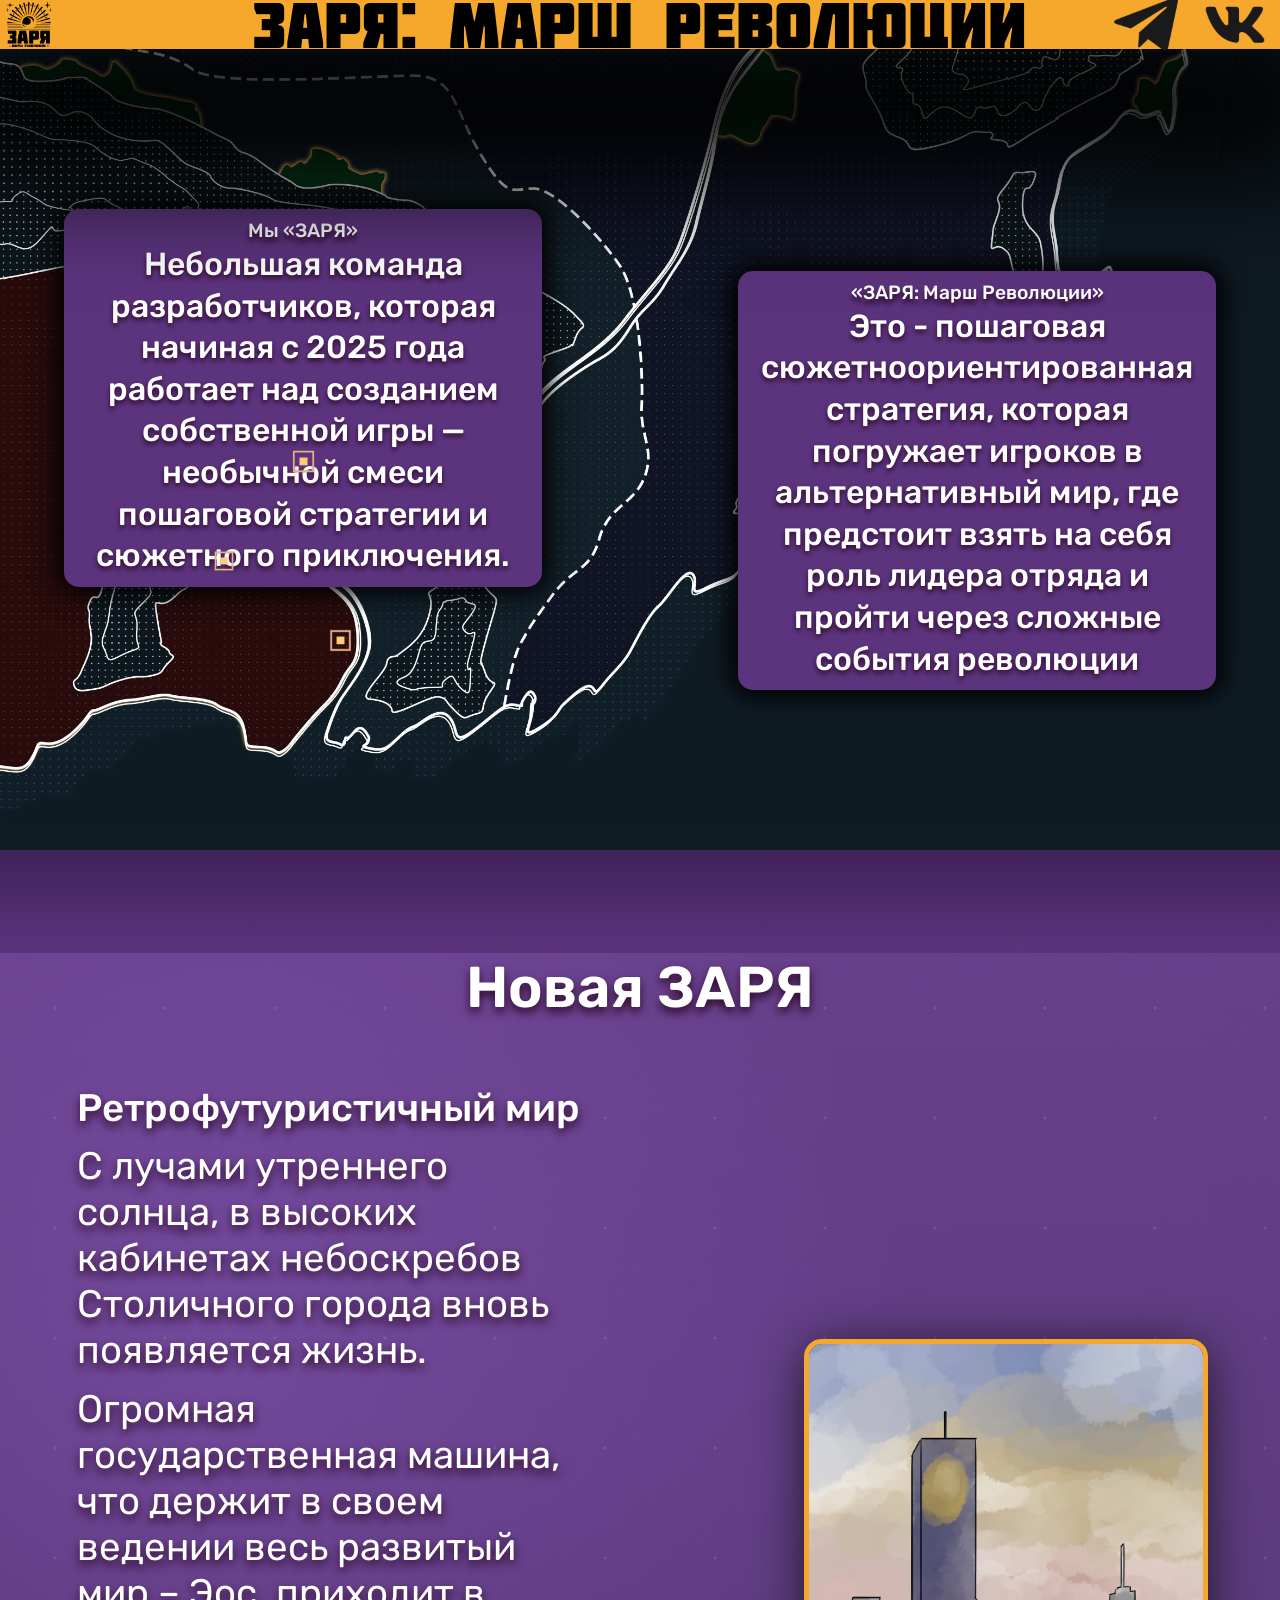
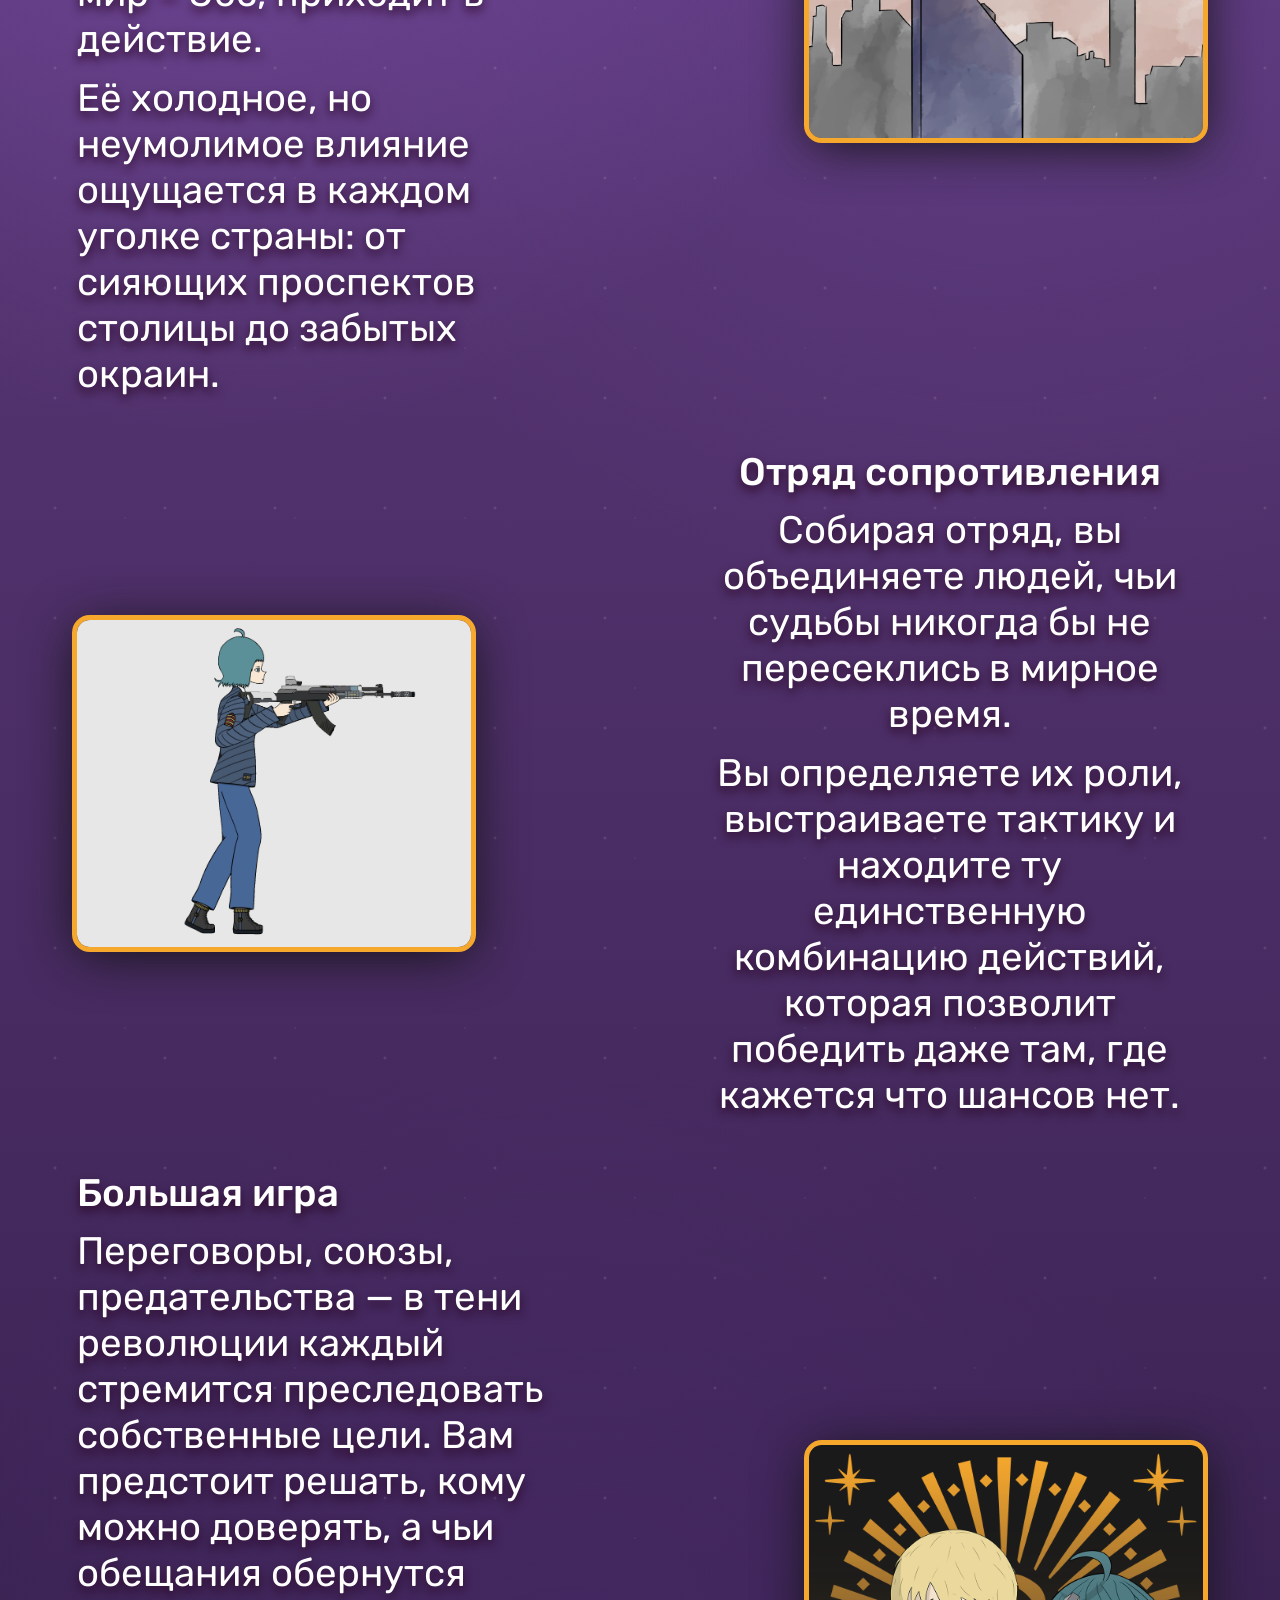
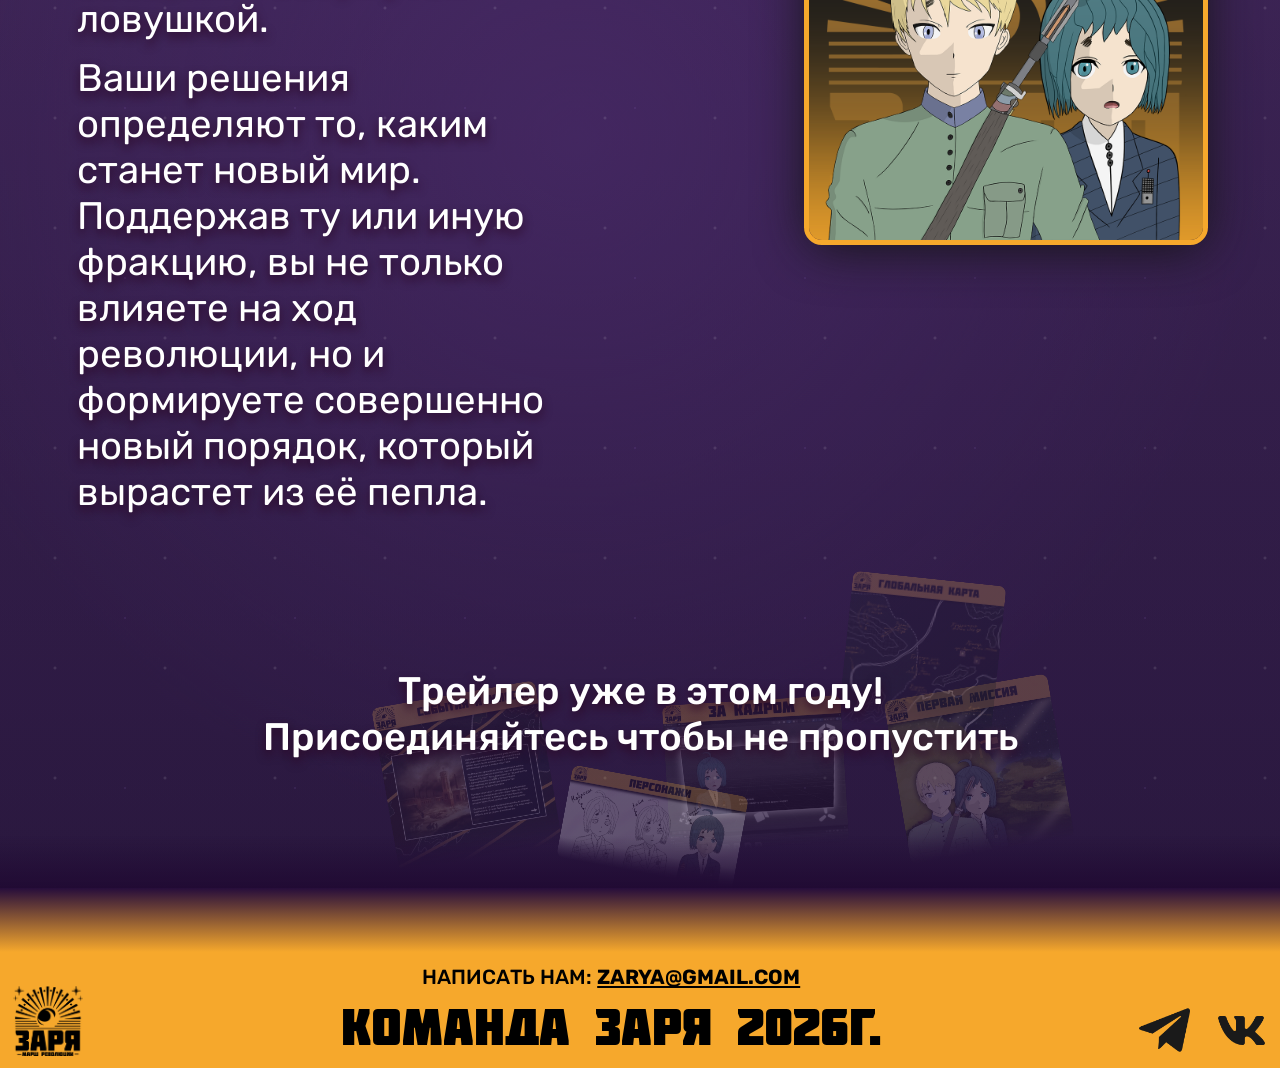
<file: index.html>
<!DOCTYPE html>
<html lang="ru">

<head>
  <meta charset="UTF-8">
  <meta name="viewport" content="width=device-width, initial-scale=1.0">
  <meta name="description" content="ЗАРЯ: Марш Революции — ретрофутуристическая пошаговая стратегия. Исследуйте города, формируйте отряд и управляйте революцией в альтернативном мире Эос.">
  <meta name="keywords" content="ретрофутуризм, стратегия, игра, ЗАРЯ, тактика, альтернатива, ЗМР">
  <link rel="stylesheet" href="Additions/styles.css">
  <link rel="icon" type="image/webp" href="Additions/Media/Zarya-Black.webp" media="(prefers-color-scheme: light)">
  <link rel="icon" type="image/webp" href="Additions/Media/Zarya-White.webp" media="(prefers-color-scheme: dark)">

  <meta property="og:title" content="ЗАРЯ: Марш Революции">
  <meta property="og:description" content="Сайт пошаговой стратегии в ретрофутуристичном мире">
  <meta property="og:image" content="Additions/Media/ZaryaPreview.webp">
  <meta property="og:url" content="http://dartomosrg.temp.swtest.ru/">
  <meta property="og:site_name" content="">
  <meta property="og:type" content="website">
          
  <meta name="twitter:card" content="summary_large_image">
  <meta name="twitter:title" content="ЗАРЯ: Марш Революции">
  <meta name="twitter:description" content="Сайт пошаговой стратегии в ретрофутуристичном мире">
  <meta name="twitter:image" content="Additions/Media/ZaryaPreview.webp">

  <title>ЗАРЯ: Марш Революции</title>
</head>

<body>
  <div class="topLineAndText">
      <div class="buttonGroupPosition">
          <a href="https://t.me/zarya_tm" target="_blank" rel="noopener noreferrer">
              <img src="Additions/Media/tg logo 96.png" alt="TG" class ="Logo">
          </a>
          <a href="https://vk.com/zaryamor" target="_blank" rel="noopener noreferrer">
              <img src="Additions/Media/Vk logo 96.png" alt="VK" class ="Logo">
          </a>
      </div>
      <img src="Additions/Media/Zarya-Black.webp" alt="Лого" class="topLineLogo">
      ЗАРЯ: Марш Революции
  </div>

  <div class="backMap">
        <div class="mapWrap">
            <img src="Additions/Media/Background-map.webp" alt="Карта" class="mapImage">
            <div id="dotsContainer"></div>
        </div>
        <div class="headTextBlock">
            <div class="mainText">
                Мы «ЗАРЯ»
            </div>
            Небольшая команда разработчиков, которая начиная с 2025 года работает над созданием собственной игры — необычной смеси пошаговой стратегии и сюжетного приключения.
        </div>
        <div class="headTextBlockDown">
            <div class="mainText">
                «ЗАРЯ: Марш Революции»
            </div>
            Это - пошаговая сюжетноориентированная стратегия, которая погружает игроков в альтернативный мир, где предстоит взять на себя роль лидера отряда и пройти через сложные события революции
        </div>
  </div>
  <div class="grad"> </div>
    
  <div class="base">
    <div class="descryptionOpenText">
        Новая ЗАРЯ
    </div>
    <div class="BlockOfDescryption reveal">
        <img src="Additions/Media/newWorld.webp" alt="Новый мир" class="descryptionBlockImage1">
        <div class="BlockOfText">
            <div class="headDescryptionText">
                Ретрофутуристичный мир
            </div>
            <div class="baseDescryptionText">
                С лучами утреннего солнца, в высоких кабинетах небоскребов Столичного города вновь появляется жизнь.
            </div>
            <div class="baseDescryptionText">
                Огромная государственная машина, что держит в своем ведении весь развитый мир – Эос, приходит в действие.
            </div>
            <div class = "baseDescryptionText">
                Её холодное, но неумолимое влияние ощущается в каждом уголке страны: от сияющих проспектов столицы до забытых окраин.
            </div>
        </div>
    </div>

    <div class="BlockOfDescryption reveal">
        <img src="Additions/Media/Fire.gif" alt="Выстрел" class="descryptionBlockImage2">
        <div class="BlockOfText">
            <div class="rightDescryptionText">
                <div class="headDescryptionText">
                    Отряд сопротивления
                </div>
                <div class="baseDescryptionText">
                    Собирая отряд, вы объединяете людей, чьи судьбы никогда бы не пересеклись в мирное время.
                </div>
                <div class="baseDescryptionText">
                    Вы определяете их роли, выстраиваете тактику и находите ту единственную комбинацию действий, которая позволит победить даже там, где кажется что шансов нет.
                </div>
            </div>
        </div>
    </div>

    <div class="BlockOfDescryption reveal">
        <div class="BlockOfText">
            <div class="headDescryptionText">
                Большая игра
            </div>
            <div class="baseDescryptionText">
                Переговоры, союзы, предательства — в тени революции каждый стремится преследовать собственные цели. Вам предстоит решать, кому можно доверять, а чьи обещания обернутся ловушкой.
            </div>
            <div class="baseDescryptionText">
                Ваши решения определяют то, каким станет новый мир. Поддержав ту или иную фракцию, вы не только влияете на ход революции, но и формируете совершенно новый порядок, который вырастет из её пепла.
            </div>
        </div>
        <img src="Additions/Media/biggame.webp" alt="Большая игра" class="descryptionBlockImage3">
    </div>

    <div class="downBlock reveal">
        <div class="post-bg-wrapper"></div>
        Трейлер уже в этом году! <br>
        Присоединяйтесь чтобы не пропустить
    </div>

      <div class="gradDown"> </div>

      <div class="down">
            <img src="Additions/Media/Zarya-Black.webp" class="downPic">

            <div class="downCenter">
                <div class="downContact">
                    Написать нам: <a href="mailto:dartomosr@gmail.com">zarya@gmail.com</a>
                </div>

                <div class="downText">
                    Команда ЗАРЯ 2026г.
                </div>
            </div>

            <div class="downButtons">
                <a href="https://t.me/zarya_tm" target="_blank">
                    <img src="Additions/Media/tg logo 96.png">
                </a>
                <a href="https://vk.com/zaryamor" target="_blank">
                    <img src="Additions/Media/Vk logo 96.png">
                </a>
            </div>
        </div>
      </div>
  </div>
  <script src="Additions/script.js"></script>
</body>
</html>
</file>
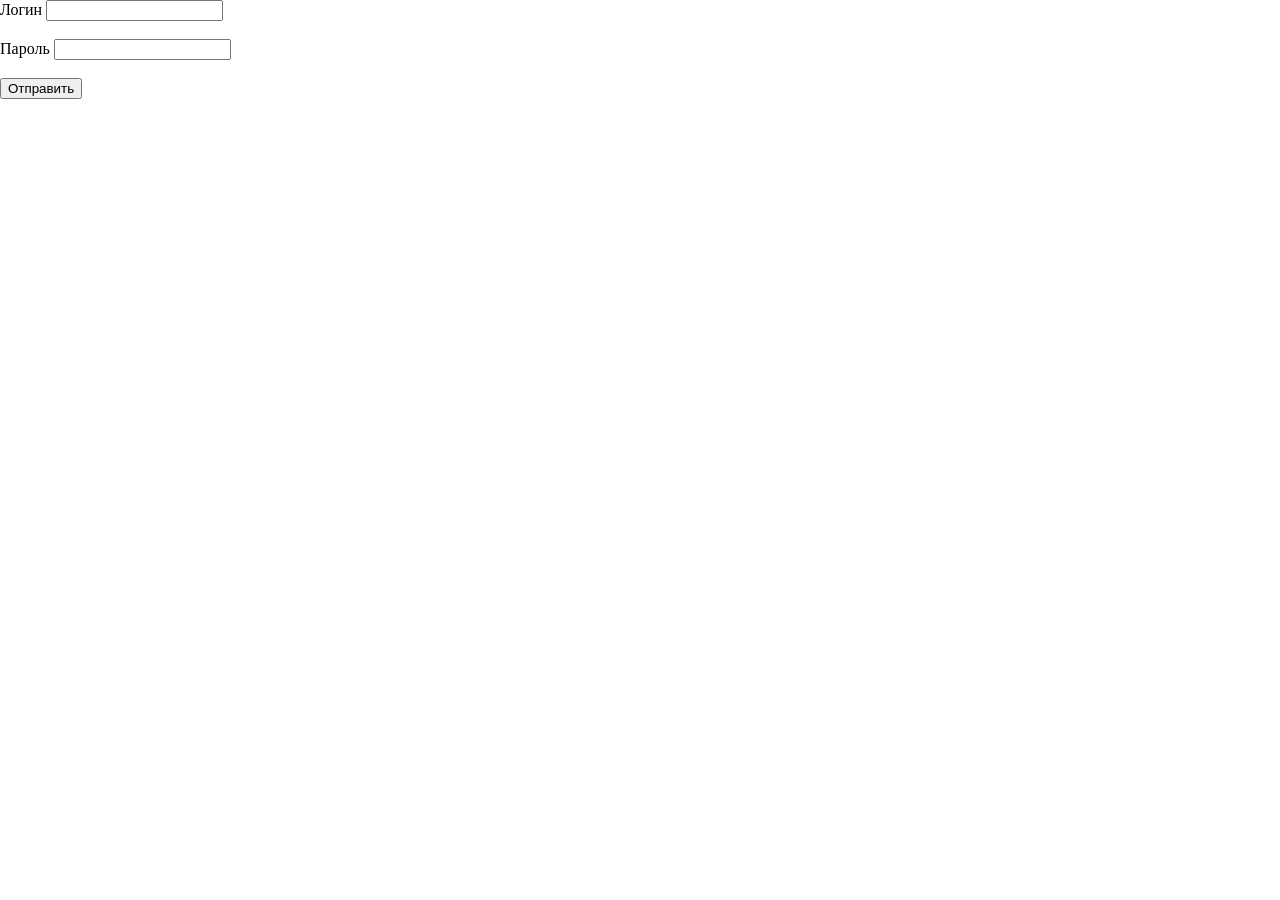
<file: WebApplication3/wwwroot/LoginAndRegister.html>
﻿<!DOCTYPE html>
<html lang="ru">
<head>
    <meta charset="utf-8" />
    <meta name="viewport" content="width=device-width, initial-scale=1.0">
    <link rel="stylesheet" href="/Additions/styles.css">
    <link rel="icon" type="image/webp" href="/Additions/Media/Zarya-Black.webp" media="(prefers-color-scheme: light)">
    <link rel="icon" type="image/webp" href="/Additions/Media/Zarya-White.webp" media="(prefers-color-scheme: dark)">
    <title>Заря - Вход</title>
</head>
<body>
    <div class="LoginAndRegisterField">
        <form method="post" action="/Admin/Login/Send" novalidate>
            <label class="LoginField">
                Логин
                <input name="Login" type="text">
                <div class="loginError" id="loginError" aria-live="polite"></div>
            </label>
            <br>
            <label class="PassField">
                Пароль
                <input name="Password" type="password">
                <div class="PassError" id="PassError" aria-live="polite"></div>
            </label>
            <br>
            <button type="submit">Отправить</button>
        </form>
    </div>
    <script>
        const params = new URLSearchParams(window.location.search);
        const error = params.get("error");
        const login = params.get("login");
        const pass = params.get("pass");
        const loginError = document.getElementById("loginError");
        const passError = document.getElementById("PassError");
        const loginInput = document.querySelector('input[name="Login"]');
        const passInput = document.querySelector('input[name="Password"]');

        if (login !== null) {
            loginInput.value = login;
        }

        const showError = (element, input, text) => {
            element.textContent = text;
            element.classList.add("is-visible");
            input.classList.add("is-invalid");
        };

        if (error === "nullLogin") {
            showError(loginError, loginInput, "Логин не вбит");
        } else if (error === "wrongLogin") {
            showError(loginError, loginInput, "Нет такого логина");
        } else if (error === "nullPass") {
            showError(passError, passInput, "Пароль не вбит");
        } else if (error === "wrongPass") {
            showError(passError, passInput, "Неверный пароль");
        }
    </script>
</body>
</html>
</file>
<file: Additions/styles.css>
@font-face {
	font-family: 'Molot';
	src: url('Media/Molot.otf') format('opentype');
}

@font-face {
	font-family: 'Rubik';
	src: url('Media/Rubik-VariableFont_wght.ttf') format('truetype');
}

body { 
	margin: 0;
}

.topLineAndText {
	width: 100%;
	height: 3.8vw;
	background-color: #f6a82c;

	position: relative;
	font-family: 'Molot';
	font-size: clamp(1rem, 5vw, 4rem);

	z-index: 10;
	display: flex;
	justify-content: center;
	align-items: center;

	box-shadow: 0px 6vw 9vw 4vw rgb(0, 0, 0);
}

.buttonGroupPosition {
	display: flex;
	position: absolute;
	align-items: center;

	right: 1vw;
	gap: 2vw;
}

a img {
	width: clamp(1rem, 5vw, 4rem);
	height: auto;
	display: block;
	transition: opacity 0.2s ease;
}

a {
	text-decoration: none;
	cursor: pointer;
}

.buttonGroupPosition a:hover img {
    opacity: 0.7;
}

.topLineLogo {
	position: absolute;
	left: 0.5vw;
	width: 3.6vw;
	height: auto;
}

.mainText {
	font-family: 'Rubik';
	color: #ffffff;
	font-size: 1.5vw;
	text-shadow: 0px 5px 5px rgb(44, 9, 39);
}

.headTextBlock {
	position: absolute;

	background-color: #5c347e;

	font-family: 'Rubik';
	text-align: center;
	top: 20%;
	left: 5%;

	border-radius: 15px;
	padding: 10px 15px;
	color: white;
	font-weight: 500;
	font-size: 2rem;

	max-width: 35vw;
	width: auto;
	white-space: normal;
	line-height: 1.3;
	box-shadow: 0px 0vw 2vw 0.5vw rgb(0, 0, 0);

	text-shadow: 0px 3px 5px rgb(44, 9, 39);
}

.headTextBlockDown {
	position: absolute;

	background-color: #5c347e;

	font-family: 'Rubik';
	text-align: center;
	bottom: 20%;
	right: 5%;

	border-radius: 15px;
	padding: 10px 15px;
	color: white;
	font-weight: 500;
	font-size: 2rem;

	max-width: 35vw;
	width: auto;
	white-space: normal;
	line-height: 1.3;
	box-shadow: 0px 0vw 2vw 0.5vw rgb(0, 0, 0);

	text-shadow: 0px 3px 5px rgb(44, 9, 39);
}


.backMap {
	position: relative;
	display: block;
	line-height: 0;
	background-color: #0f1c22;
	padding-bottom: 1.5vw;
}

.mapWrap {
	position: relative;
}

.mapImage {
	display: block;
	width: 100%;
	height: auto;
}

.dotBtn {
    position: absolute;
    padding: 0;
    border: none;
    background: transparent;
    aspect-ratio: 1;
    z-index: 3;
    pointer-events: auto;
}

.dotLayer {
    position: absolute;
    inset: 0;
    background-size: contain;
    background-repeat: no-repeat;
    background-position: center;
    transition: opacity 0.4s ease;
}

.tooltip {
    position: absolute;
	font-family: 'Rubik';
	white-space: pre-line;
    bottom: 100%;
    left: 50%;
    transform: translateX(-50%);
    background: rgba(0,0,0,0.8);
    color: #ffe282;
    padding: 4px 8px;
    border-radius: 4px;
    white-space: nowrap;
    font-size: 100%;
    opacity: 0;
    pointer-events: none;
    transition: opacity 0.4s ease;
}

.dotBtn:hover .tooltip {
    opacity: 1;
}

.dotBase {
    background-image: url('Media/dotBase.png');
    opacity: 1;
}

.dotHover {
    background-image: url('Media/dotHover.png');
    opacity: 0;
}

.dotHover {
    background-image: url('Media/dotHover.png');
    opacity: 0;
}

.dotClicked {
	background-image: url('Media/DotComplete.png');
	opacity: 0;
}

.grad {
  width: 100%;
  height: 8vw;
  background: linear-gradient(
    180deg,
    #40225b 0%,
    #5c347e 100%
  );
  position: relative;
}

.base {
  position: relative;
  width: 100%;
  background: linear-gradient(
    180deg,
    #6d4590 0%,
    #5a3876 12%,
    #3f245d 42%,
    #2a163d 72%,
    #160d22 100%
  );
  background-size: 220% 220%;
  animation: baseGradient 11s ease-in-out infinite;
  overflow: hidden;
}

.base::before {
  content: "";
  position: absolute;
  inset: 0;
  background:
    radial-gradient(circle at 18% 12%, rgba(151, 101, 211, 0.35), transparent 22%),
    radial-gradient(circle at 78% 18%, rgba(110, 72, 158, 0.32), transparent 24%),
    radial-gradient(circle at 45% 72%, rgba(84, 48, 122, 0.38), transparent 28%),
    linear-gradient(180deg, rgba(92, 52, 126, 0.32) 0%, rgba(22, 13, 34, 0.20) 58%, rgba(10, 6, 16, 0.42) 100%);
  pointer-events: none;
  animation: glowMove 8s ease-in-out infinite alternate;
}

.base::after {
  content: "";
  position: absolute;
  inset: 0;
  background-image:
    radial-gradient(circle, rgba(255,255,255,0.28) 1.2px, transparent 1.8px),
    radial-gradient(circle, rgba(167,120,227,0.26) 1px, transparent 1.6px);
  background-size: 110px 110px, 170px 170px;
  background-position: 0 0, 40px 60px;
  opacity: 0.40;
  animation: particlesMove 14s linear infinite;
  pointer-events: none;
}

.base > * {
  position: relative;
  z-index: 1;
}

@keyframes baseGradient {
  0% { background-position: 50% 0%; }
  50% { background-position: 50% 100%; }
  100% { background-position: 50% 0%; }
}

@keyframes glowMove {
  0% {
    transform: translate3d(0, 0, 0) scale(1);
    opacity: 0.85;
  }
  100% {
    transform: translate3d(0, -28px, 0) scale(1.15);
    opacity: 1;
  }
}

@keyframes particlesMove {
  from { transform: translateY(0); }
  to { transform: translateY(-180px); }
}

.descryptionOpenText {
	position: relative;

	font-family: 'Rubik';
	font-weight: 600;
	font-size: 4.5vw;
	padding-bottom: 3vw;

	text-align: center;
	color: #ffffff;
	text-shadow: 0px 5px 10px rgb(44, 9, 39);
}

.headDescryptionText {
	font-weight: 500;
	position: relative;

	font-family: 'Rubik';
	font-size: 3vw;

	color: #ffffff;
	text-shadow: 0px 5px 10px rgb(44, 9, 39);
}

.baseDescryptionText {
	font-weight: 400;
	position: relative;
	margin-top: 1vw;

	font-family: 'Rubik';
	font-size: clamp(0.1rem, 3vw, 2.5rem);

	color: #ffffff;
	text-shadow: 0px 5px 10px rgb(44, 9, 39);
}

.rightDescryptionText {
	text-align: center;
}

.BlockOfDescryption {
	display: flex;
	align-items: center;
	justify-content: space-between;
	height: auto;
	padding: 2vw 6vw;

	box-sizing: border-box;
}

.BlockOfText {
	width: 45%;
}

.descryptionBlockImage1,
.descryptionBlockImage2,
.descryptionBlockImage3 {
	height: auto;
	background-color: #e7e7e7;

	outline: 0.4vw solid #f6a82c;
	border-radius: 1vw;

	box-shadow: 0px 0.5vw 4vw 0vw rgb(19, 19, 19);
}

.descryptionBlockImage1,
.descryptionBlockImage3 {
	order: 1;
	width: 35%;
}

.descryptionBlockImage2 {
	width: 35%;
}


.headTextR {
	position: relative;

	font-family: 'Rubik';
	font-size: 62px;
	text-align: right;

	color: #ffffff;
	text-shadow: 0px 5px 10px rgb(44, 9, 39);
}

.baseTextR {
	position: relative;
	margin-top: 20px;

	font-family: 'Rubik';
	font-size: 36px;
	text-align: right;

	color: #ffffff;
	text-shadow: 0px 5px 10px rgb(44, 9, 39);
}

.downBlock {
	font-family: 'Rubik';
	font-weight: 500;
	font-size: 3vw;
	text-align: center;
	padding: 10vw;
	position: relative;
	overflow: hidden;
	z-index: 1;

	color: #ffffff;
	text-shadow: 0px 5px 10px rgb(44, 9, 39);
}

.downBlock .post-bg-wrapper {
	position: absolute;
	inset: 0;
	pointer-events: none;
	z-index: -1;
}

.downBlock > *:not(.post-bg-wrapper) {
	position: relative;
	z-index: 2;
}

.downBlock .post-bg {
	position: absolute;
	object-fit: cover;
	border-radius: 0.6vw;
	opacity: 0.25;
	filter: grayscale(25%);
	box-shadow: 0 0.3vw 1.3vw rgba(0, 0, 0, 0.55);
	transition: transform 0.4s ease, opacity 0.4s ease;
}

.downBlock:hover .post-bg {
	transform: scale(1.05);
	opacity: 0.45;
}

.downBlock::after {
	content: '';
	position: absolute;
	left: 0;
	right: 0;
	bottom: 0;
	height: 15%;
	pointer-events: none;
	background: linear-gradient(to bottom, rgba(197, 171, 219, 0), rgb(33, 11, 52));
	z-index: 2;
}

.downBlock .post-bg {
	position: absolute;
	object-fit: cover;
	border-radius: 0.6vw;
	opacity: 0.25;
	filter: grayscale(25%);
	box-shadow: 0 0.3vw 1.3vw rgba(0, 0, 0, 0.55);
	transition: transform 0.4s ease, opacity 0.4s ease;
	-webkit-mask-image: linear-gradient(to bottom, rgba(0, 0, 0, 1) 0%, rgba(0, 0, 0, 1) 78%, rgba(0, 0, 0, 0) 100%);
	mask-image: linear-gradient(to bottom, rgba(0, 0, 0, 1) 0%, rgba(0, 0, 0, 1) 78%, rgba(0, 0, 0, 0) 100%);
}

.gradDown {
	width: 100%;
	height: 5vw;
	background: linear-gradient(#260d3b, #f6a82c);
}

.down {
    position: relative;
    display: flex;
    align-items: flex-end;
    justify-content: space-between;
    width: 100%;
    background-color: #f6a82c;
    padding: 1vw;
    box-sizing: border-box;
}

.downCenter {
    display: flex;
    flex-direction: column;
    align-items: center;
    gap: 0.5vw;
}

.downPic {
    width: 5.5vw;
    height: auto;
}

.downButtons {
    display: flex;
    gap: 2vw;
}

.downButtons .downSocialIcon,
.downButtons img {
    width: 4vw;
    height: auto;
}

@media (max-width: 768px) {
    .downButtons .downSocialIcon,
    .downButtons img {
        width: 6vw;
    }
}

.downText {
    text-align: center;
    font-family: 'Molot';
    font-size: 4vw;
    color: #000000;
}

.downContact {
    font-family: 'Rubik';
    font-size: 1.6vw;
    font-weight: 500;
    color: #000000;
    text-align: center;
    text-transform: uppercase;
}

.downContact a {
    color: #000000;
    text-decoration: underline;
    font-weight: 700;
}

@media (max-width: 768px) {
	.Logo {
		width: 5.5vw;
	}

	.descryptionOpenText {
		font-size: 8vw;
	}

	.downBlock {
		font-size: 5vw;
	}

	.downText {
		text-align: center;
		font-family: 'Molot';
		font-size: 6vw;
		color: #000000;
	}

	.downContact {
		font-family: 'Rubik';
		font-size: 4.2vw;
		text-align: center;
		margin-top: 2vw;
	}

	.topLineLogo {
		position: absolute;
		left: 1vw;
		width: 8vw;
		height: auto;
	}

	.topLineAndText {
		height: 10vw;
		font-size: 5.5vw;
	}

	.mainText {
		font-family: 'Rubik';
		color: #ffffff;
		font-size: 4vw;
		text-shadow: 0px 5px 5px rgb(44, 9, 39);
	}

	.headTextBlock,
	.headTextBlockDown {
		position: static;
		display: block;
		margin: 2vw auto;
		width: auto;
		max-width: 90vw;
		font-size: 3.5vw;
		padding: 1.2vw 3vw;
		line-height: 1.4;
		border-radius: 1.5vw;
	}

	.headTextBlock {
		margin-top: 2vw;
	}

	.headTextBlockDown {
		margin-bottom: 2vw;
	}

    .BlockOfDescryption {
        flex-direction: column;
        text-align: center;
        height: auto;
		padding: 5vw 2.5vw;
    }

    .BlockOfText {
        width: 80%;
		order: 2;
    }

    .descryptionBlockImage1,
    .descryptionBlockImage3 {
	order: 1;
        width: 70vw;
        max-width: 100vw;
        margin-bottom: 3vw;
    }

    .descryptionBlockImage2 {
	order: 1;
        width: 70vw;
        max-width: 100vw;
        margin-bottom: 4vw;
    }

	.rightDescryptionText {
		text-align: center;
	}

	.headDescryptionText {
		font-weight: 500;
		position: relative;

		font-family: 'Rubik';
		font-size: 6vw;

		color: #ffffff;
		text-shadow: 0px 5px 10px rgb(44, 9, 39);
	}

	.baseDescryptionText {
		font-weight: 400;
		position: relative;
		margin-top: 1vw;

		font-family: 'Rubik';
		font-size: 4vw;

		color: #ffffff;
		text-shadow: 0px 6px 10px rgb(44, 9, 39);
	}
}

.reveal {
  opacity: 0;
  transform: translateY(32px);
  transition: opacity 0.8s ease, transform 0.8s ease;
  will-change: opacity, transform;
}

.reveal.is-visible {
  opacity: 1;
  transform: translateY(0);
}

.reveal-delay-1 { transition-delay: 0.1s; }
.reveal-delay-2 { transition-delay: 0.2s; }
.reveal-delay-3 { transition-delay: 0.3s; }

@media (prefers-reduced-motion: reduce) {
  .reveal,
  .reveal.is-visible {
    opacity: 1;
    transform: none;
    transition: none;
  }
}
</file>
